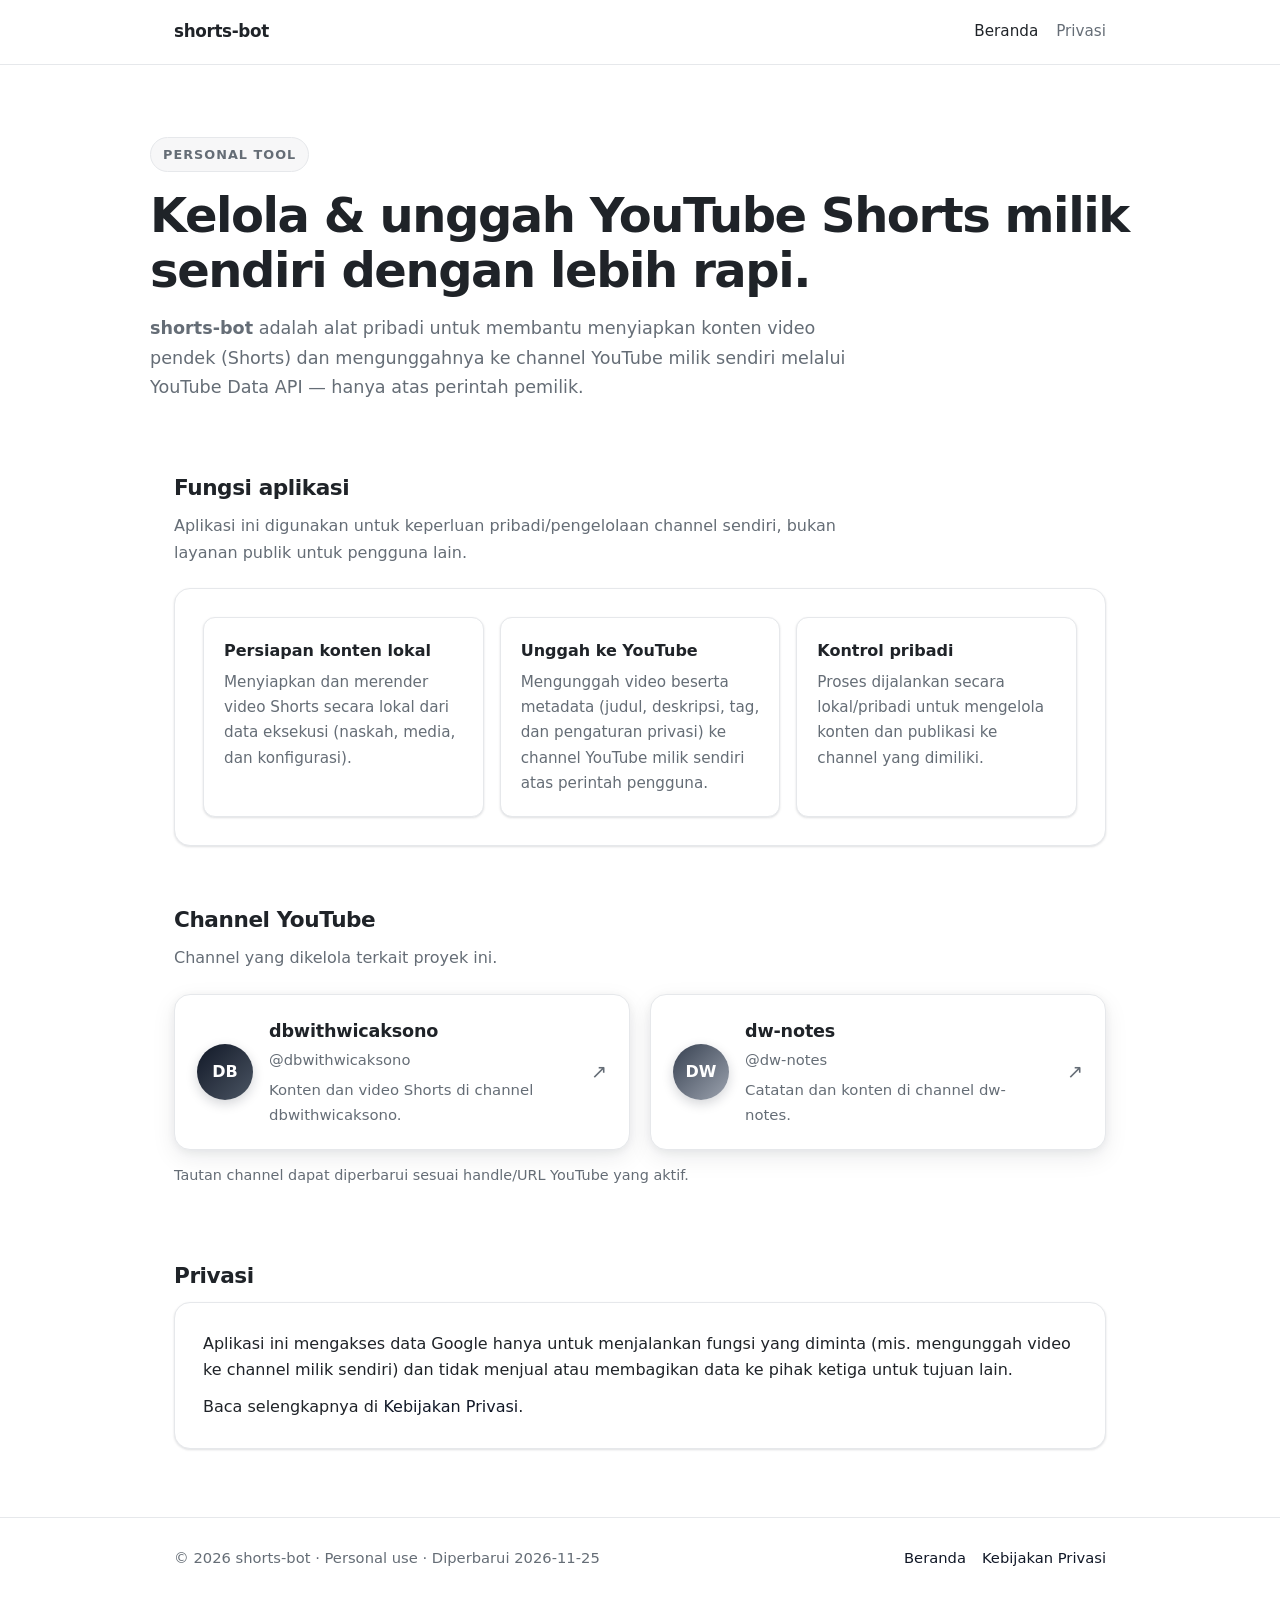
<file: docs/index.html>
<!doctype html>
<html lang="id">
<head>
  <meta charset="utf-8">
  <meta name="viewport" content="width=device-width, initial-scale=1">
  <title>shorts-bot — Personal YouTube Shorts Tool</title>
  <meta name="description" content="Alat pribadi untuk menyiapkan dan mengunggah YouTube Shorts ke channel milik sendiri.">
  <link rel="stylesheet" href="styles.css">
</head>
<body>
  <header class="site-header">
    <div class="wrap header-inner">
      <a class="brand" href="index.html">shorts-bot</a>
      <nav class="nav" aria-label="Utama">
        <a class="active" href="index.html">Beranda</a>
        <a href="privacy-policy.html">Privasi</a>
      </nav>
    </div>
  </header>

  <main>
    <div class="wrap hero">
      <span class="eyebrow">Personal Tool</span>
      <h1>Kelola & unggah YouTube Shorts milik sendiri dengan lebih rapi.</h1>
      <p class="lead"><strong>shorts-bot</strong> adalah alat pribadi untuk membantu menyiapkan konten video pendek (Shorts) dan mengunggahnya ke channel YouTube milik sendiri melalui YouTube Data API — hanya atas perintah pemilik.</p>
    </div>

    <div class="wrap">
      <section aria-labelledby="fungsi">
        <h2 id="fungsi" class="section-title">Fungsi aplikasi</h2>
        <p class="section-desc">Aplikasi ini digunakan untuk keperluan pribadi/pengelolaan channel sendiri, bukan layanan publik untuk pengguna lain.</p>
        <div class="panel">
          <div class="feature-grid">
            <div class="feature">
              <h3>Persiapan konten lokal</h3>
              <p>Menyiapkan dan merender video Shorts secara lokal dari data eksekusi (naskah, media, dan konfigurasi).</p>
            </div>
            <div class="feature">
              <h3>Unggah ke YouTube</h3>
              <p>Mengunggah video beserta metadata (judul, deskripsi, tag, dan pengaturan privasi) ke channel YouTube milik sendiri atas perintah pengguna.</p>
            </div>
            <div class="feature">
              <h3>Kontrol pribadi</h3>
              <p>Proses dijalankan secara lokal/pribadi untuk mengelola konten dan publikasi ke channel yang dimiliki.</p>
            </div>
          </div>
        </div>
      </section>

      <section aria-labelledby="channels">
        <h2 id="channels" class="section-title">Channel YouTube</h2>
        <p class="section-desc">Channel yang dikelola terkait proyek ini.</p>
        <div class="channel-grid">
          <a class="channel-card" href="https://www.youtube.com/@dbwithwicaksono" target="_blank" rel="noopener noreferrer">
            <span class="avatar a" aria-hidden="true">DB</span>
            <div class="channel-meta">
              <p class="channel-name">dbwithwicaksono</p>
              <p class="channel-handle">@dbwithwicaksono</p>
              <p class="channel-desc">Konten dan video Shorts di channel dbwithwicaksono.</p>
            </div>
            <span class="channel-cta" aria-hidden="true">↗</span>
          </a>

          <a class="channel-card" href="https://www.youtube.com/@dw-notes" target="_blank" rel="noopener noreferrer">
            <span class="avatar b" aria-hidden="true">DW</span>
            <div class="channel-meta">
              <p class="channel-name">dw-notes</p>
              <p class="channel-handle">@dw-notes</p>
              <p class="channel-desc">Catatan dan konten di channel dw-notes.</p>
            </div>
            <span class="channel-cta" aria-hidden="true">↗</span>
          </a>
        </div>
        <p class="note">Tautan channel dapat diperbarui sesuai handle/URL YouTube yang aktif.</p>
      </section>

      <section aria-labelledby="privasi">
        <h2 id="privasi" class="section-title">Privasi</h2>
        <div class="panel">
          <p style="margin:0 0 10px;">Aplikasi ini mengakses data Google hanya untuk menjalankan fungsi yang diminta (mis. mengunggah video ke channel milik sendiri) dan tidak menjual atau membagikan data ke pihak ketiga untuk tujuan lain.</p>
          <p style="margin:0;">Baca selengkapnya di <a href="privacy-policy.html">Kebijakan Privasi</a>.</p>
        </div>
      </section>
    </div>
  </main>

  <footer class="site-footer">
    <div class="wrap footer-inner">
      <div>© 2026 shorts-bot · Personal use · Diperbarui 2026-11-25</div>
      <div class="footer-links">
        <a href="index.html">Beranda</a>
        <a href="privacy-policy.html">Kebijakan Privasi</a>
      </div>
    </div>
  </footer>
</body>
</html>
</file>
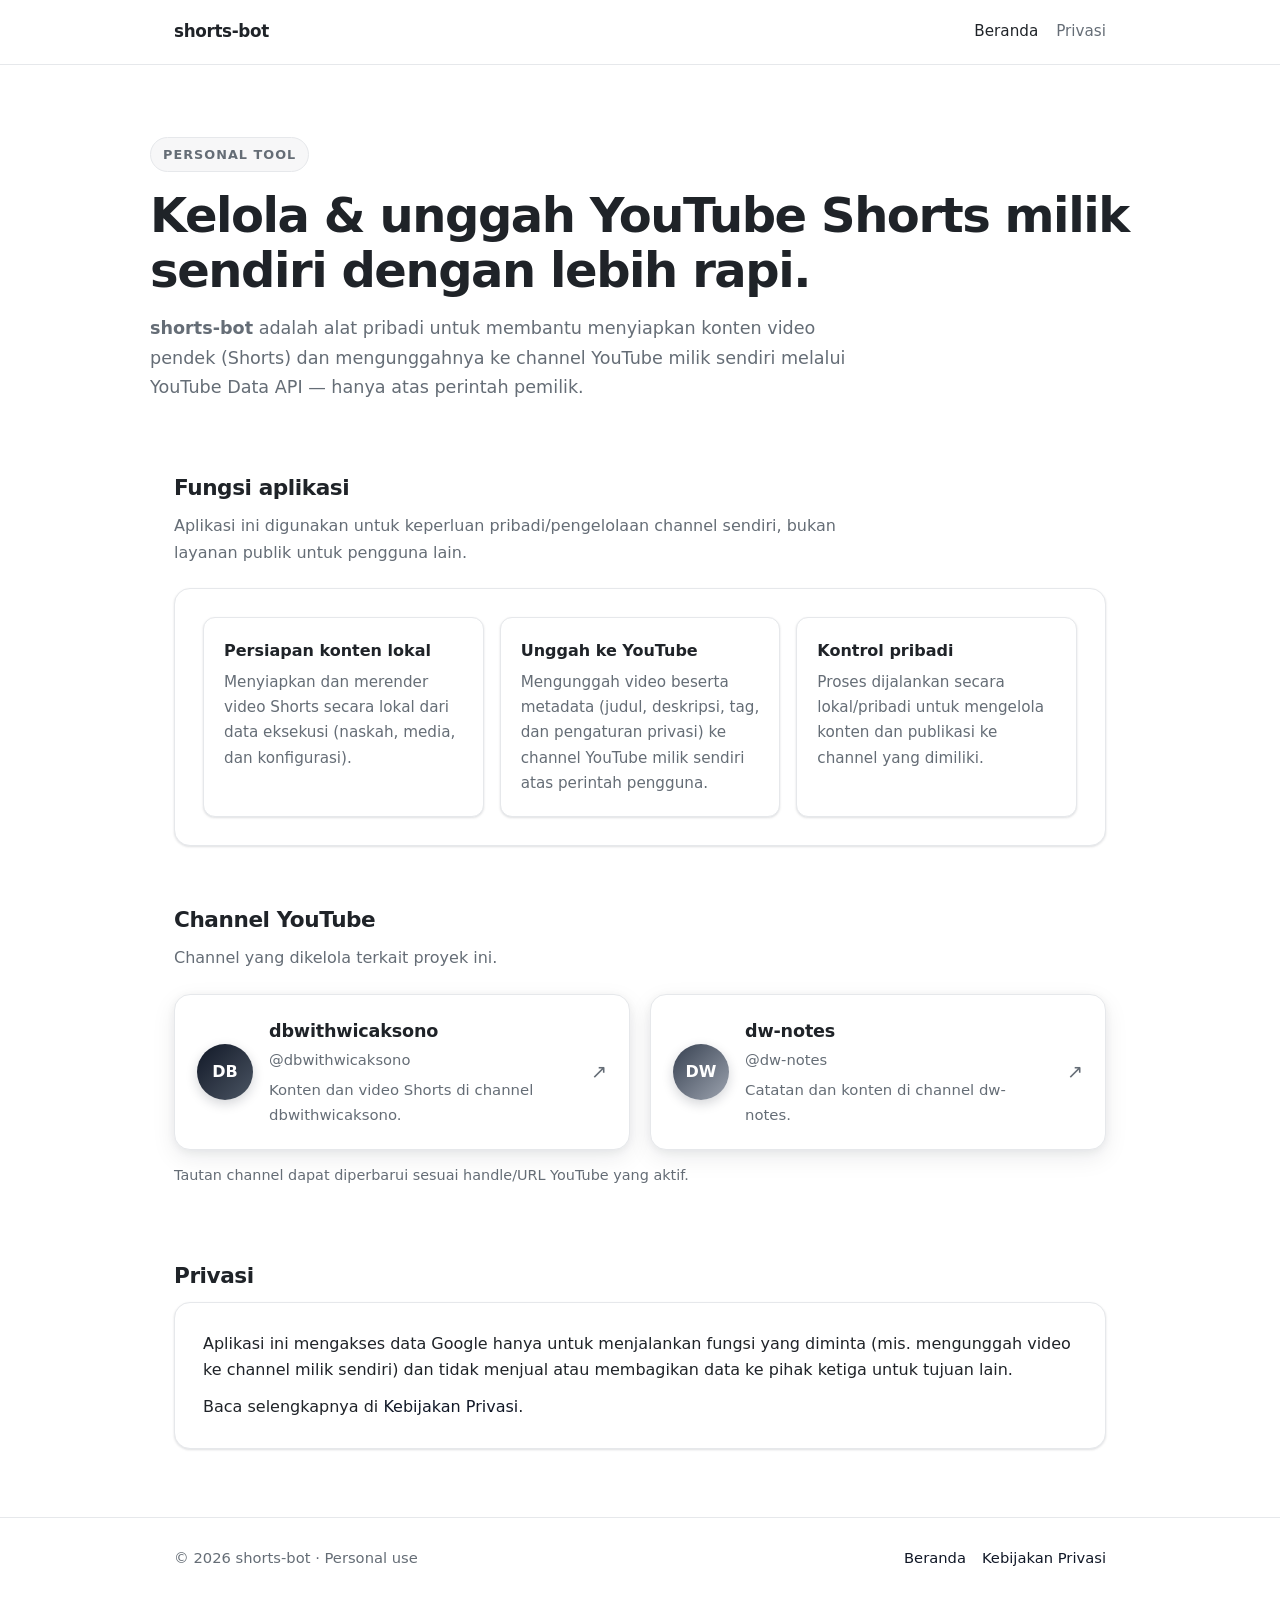
<file: homepage/index.html>
<!doctype html>
<html lang="id">
<head>
  <meta charset="utf-8">
  <meta name="viewport" content="width=device-width, initial-scale=1">
  <title>shorts-bot — Personal YouTube Shorts Tool</title>
  <meta name="description" content="Alat pribadi untuk menyiapkan dan mengunggah YouTube Shorts ke channel milik sendiri.">
  <link rel="stylesheet" href="styles.css">
</head>
<body>
  <header class="site-header">
    <div class="wrap header-inner">
      <a class="brand" href="index.html">shorts-bot</a>
      <nav class="nav" aria-label="Utama">
        <a class="active" href="index.html">Beranda</a>
        <a href="privacy-policy.html">Privasi</a>
      </nav>
    </div>
  </header>

  <main>
    <div class="wrap hero">
      <span class="eyebrow">Personal Tool</span>
      <h1>Kelola & unggah YouTube Shorts milik sendiri dengan lebih rapi.</h1>
      <p class="lead"><strong>shorts-bot</strong> adalah alat pribadi untuk membantu menyiapkan konten video pendek (Shorts) dan mengunggahnya ke channel YouTube milik sendiri melalui YouTube Data API — hanya atas perintah pemilik.</p>
    </div>

    <div class="wrap">
      <section aria-labelledby="fungsi">
        <h2 id="fungsi" class="section-title">Fungsi aplikasi</h2>
        <p class="section-desc">Aplikasi ini digunakan untuk keperluan pribadi/pengelolaan channel sendiri, bukan layanan publik untuk pengguna lain.</p>
        <div class="panel">
          <div class="feature-grid">
            <div class="feature">
              <h3>Persiapan konten lokal</h3>
              <p>Menyiapkan dan merender video Shorts secara lokal dari data eksekusi (naskah, media, dan konfigurasi).</p>
            </div>
            <div class="feature">
              <h3>Unggah ke YouTube</h3>
              <p>Mengunggah video beserta metadata (judul, deskripsi, tag, dan pengaturan privasi) ke channel YouTube milik sendiri atas perintah pengguna.</p>
            </div>
            <div class="feature">
              <h3>Kontrol pribadi</h3>
              <p>Proses dijalankan secara lokal/pribadi untuk mengelola konten dan publikasi ke channel yang dimiliki.</p>
            </div>
          </div>
        </div>
      </section>

      <section aria-labelledby="channels">
        <h2 id="channels" class="section-title">Channel YouTube</h2>
        <p class="section-desc">Channel yang dikelola terkait proyek ini.</p>
        <div class="channel-grid">
          <a class="channel-card" href="https://www.youtube.com/@dbwithwicaksono" target="_blank" rel="noopener noreferrer">
            <span class="avatar a" aria-hidden="true">DB</span>
            <div class="channel-meta">
              <p class="channel-name">dbwithwicaksono</p>
              <p class="channel-handle">@dbwithwicaksono</p>
              <p class="channel-desc">Konten dan video Shorts di channel dbwithwicaksono.</p>
            </div>
            <span class="channel-cta" aria-hidden="true">↗</span>
          </a>

          <a class="channel-card" href="https://www.youtube.com/@dw-notes" target="_blank" rel="noopener noreferrer">
            <span class="avatar b" aria-hidden="true">DW</span>
            <div class="channel-meta">
              <p class="channel-name">dw-notes</p>
              <p class="channel-handle">@dw-notes</p>
              <p class="channel-desc">Catatan dan konten di channel dw-notes.</p>
            </div>
            <span class="channel-cta" aria-hidden="true">↗</span>
          </a>
        </div>
        <p class="note">Tautan channel dapat diperbarui sesuai handle/URL YouTube yang aktif.</p>
      </section>

      <section aria-labelledby="privasi">
        <h2 id="privasi" class="section-title">Privasi</h2>
        <div class="panel">
          <p style="margin:0 0 10px;">Aplikasi ini mengakses data Google hanya untuk menjalankan fungsi yang diminta (mis. mengunggah video ke channel milik sendiri) dan tidak menjual atau membagikan data ke pihak ketiga untuk tujuan lain.</p>
          <p style="margin:0;">Baca selengkapnya di <a href="privacy-policy.html">Kebijakan Privasi</a>.</p>
        </div>
      </section>
    </div>
  </main>

  <footer class="site-footer">
    <div class="wrap footer-inner">
      <div>© 2026 shorts-bot · Personal use</div>
      <div class="footer-links">
        <a href="index.html">Beranda</a>
        <a href="privacy-policy.html">Kebijakan Privasi</a>
      </div>
    </div>
  </footer>
</body>
</html>
</file>
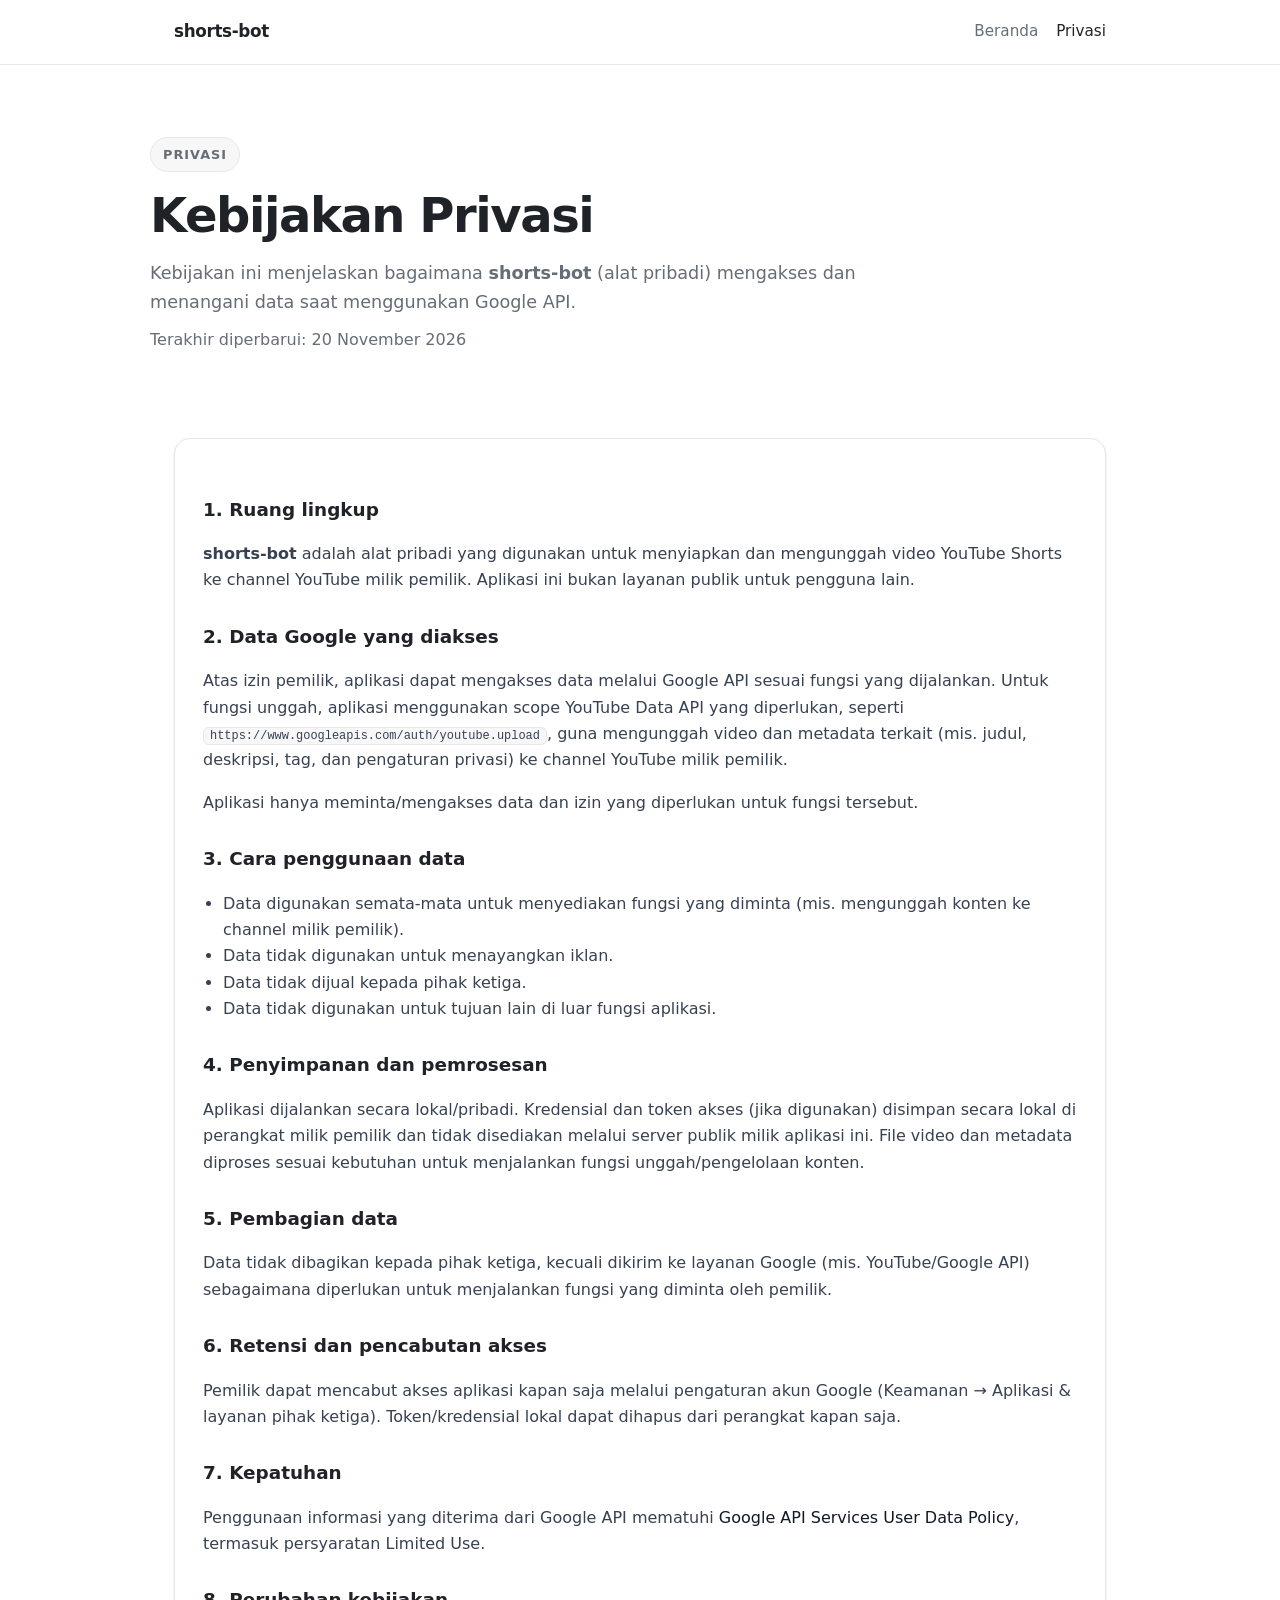
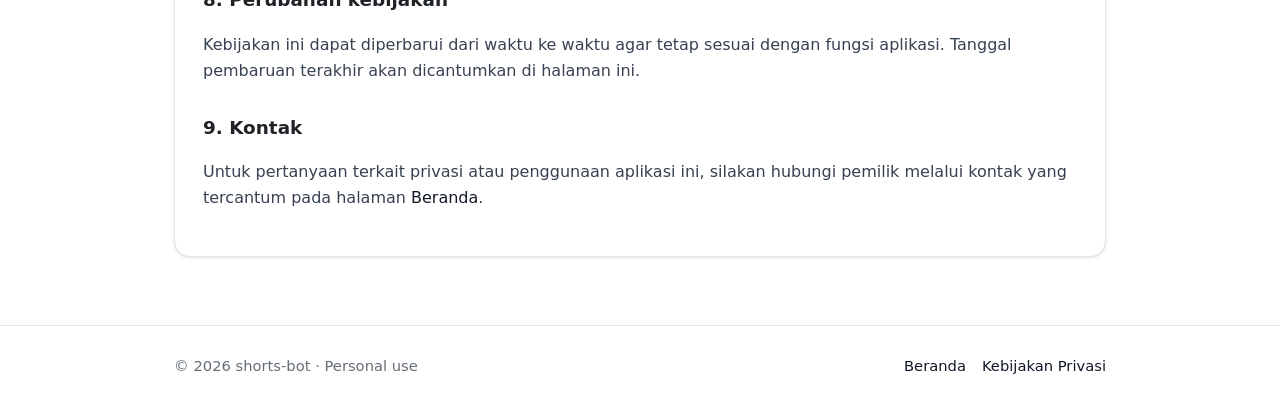
<file: docs/privacy-policy.html>
<!doctype html>
<html lang="id">
<head>
  <meta charset="utf-8">
  <meta name="viewport" content="width=device-width, initial-scale=1">
  <title>Kebijakan Privasi — shorts-bot</title>
  <meta name="description" content="Kebijakan privasi shorts-bot terkait penggunaan Google API.">
  <link rel="stylesheet" href="styles.css">
</head>
<body>
  <header class="site-header">
    <div class="wrap header-inner">
      <a class="brand" href="index.html">shorts-bot</a>
      <nav class="nav" aria-label="Utama">
        <a href="index.html">Beranda</a>
        <a class="active" href="privacy-policy.html">Privasi</a>
      </nav>
    </div>
  </header>

  <main>
    <div class="wrap hero">
      <span class="eyebrow">Privasi</span>
      <h1>Kebijakan Privasi</h1>
      <p class="lead">Kebijakan ini menjelaskan bagaimana <strong>shorts-bot</strong> (alat pribadi) mengakses dan menangani data saat menggunakan Google API.</p>
      <p class="muted" style="margin-top:10px;">Terakhir diperbarui: 20 November 2026</p>
    </div>

    <div class="wrap">
      <section>
        <div class="panel prose">
          <h2>1. Ruang lingkup</h2>
          <p><strong>shorts-bot</strong> adalah alat pribadi yang digunakan untuk menyiapkan dan mengunggah video YouTube Shorts ke channel YouTube milik pemilik. Aplikasi ini bukan layanan publik untuk pengguna lain.</p>

          <h2>2. Data Google yang diakses</h2>
          <p>Atas izin pemilik, aplikasi dapat mengakses data melalui Google API sesuai fungsi yang dijalankan. Untuk fungsi unggah, aplikasi menggunakan scope YouTube Data API yang diperlukan, seperti <code>https://www.googleapis.com/auth/youtube.upload</code>, guna mengunggah video dan metadata terkait (mis. judul, deskripsi, tag, dan pengaturan privasi) ke channel YouTube milik pemilik.</p>
          <p>Aplikasi hanya meminta/mengakses data dan izin yang diperlukan untuk fungsi tersebut.</p>

          <h2>3. Cara penggunaan data</h2>
          <ul>
            <li>Data digunakan semata-mata untuk menyediakan fungsi yang diminta (mis. mengunggah konten ke channel milik pemilik).</li>
            <li>Data tidak digunakan untuk menayangkan iklan.</li>
            <li>Data tidak dijual kepada pihak ketiga.</li>
            <li>Data tidak digunakan untuk tujuan lain di luar fungsi aplikasi.</li>
          </ul>

          <h2>4. Penyimpanan dan pemrosesan</h2>
          <p>Aplikasi dijalankan secara lokal/pribadi. Kredensial dan token akses (jika digunakan) disimpan secara lokal di perangkat milik pemilik dan tidak disediakan melalui server publik milik aplikasi ini. File video dan metadata diproses sesuai kebutuhan untuk menjalankan fungsi unggah/pengelolaan konten.</p>

          <h2>5. Pembagian data</h2>
          <p>Data tidak dibagikan kepada pihak ketiga, kecuali dikirim ke layanan Google (mis. YouTube/Google API) sebagaimana diperlukan untuk menjalankan fungsi yang diminta oleh pemilik.</p>

          <h2>6. Retensi dan pencabutan akses</h2>
          <p>Pemilik dapat mencabut akses aplikasi kapan saja melalui pengaturan akun Google (Keamanan → Aplikasi &amp; layanan pihak ketiga). Token/kredensial lokal dapat dihapus dari perangkat kapan saja.</p>

          <h2>7. Kepatuhan</h2>
          <p>Penggunaan informasi yang diterima dari Google API mematuhi <a href="https://developers.google.com/terms/api-services-user-data-policy" target="_blank" rel="noopener noreferrer">Google API Services User Data Policy</a>, termasuk persyaratan Limited Use.</p>

          <h2>8. Perubahan kebijakan</h2>
          <p>Kebijakan ini dapat diperbarui dari waktu ke waktu agar tetap sesuai dengan fungsi aplikasi. Tanggal pembaruan terakhir akan dicantumkan di halaman ini.</p>

          <h2>9. Kontak</h2>
          <p>Untuk pertanyaan terkait privasi atau penggunaan aplikasi ini, silakan hubungi pemilik melalui kontak yang tercantum pada halaman <a href="index.html">Beranda</a>.</p>
        </div>
      </section>
    </div>
  </main>

  <footer class="site-footer">
    <div class="wrap footer-inner">
      <div>© 2026 shorts-bot · Personal use</div>
      <div class="footer-links">
        <a href="index.html">Beranda</a>
        <a href="privacy-policy.html">Kebijakan Privasi</a>
      </div>
    </div>
  </footer>
</body>
</html>
</file>
<file: docs/styles.css>
:root {
  --bg: #ffffff;
  --bg-soft: #f7f7f8;
  --surface: #ffffff;
  --text: #1f2328;
  --muted: #656d76;
  --border: #e6e8eb;
  --accent: #111827;
  --accent-soft: #eef2ff;
  --shadow-sm: 0 1px 2px rgba(16, 24, 40, 0.06), 0 1px 3px rgba(16, 24, 40, 0.08);
  --shadow-md: 0 8px 24px rgba(16, 24, 40, 0.08), 0 2px 8px rgba(16, 24, 40, 0.06);
  --shadow-lg: 0 16px 40px rgba(16, 24, 40, 0.12), 0 4px 12px rgba(16, 24, 40, 0.08);
  --radius: 16px;
  --radius-sm: 12px;
  --max: 980px;
}

* { box-sizing: border-box; }
html { scroll-behavior: smooth; }
body {
  margin: 0;
  font-family: ui-sans-serif, system-ui, -apple-system, "Segoe UI", Roboto, "Helvetica Neue", Arial, "Noto Sans", "Liberation Sans", sans-serif;
  color: var(--text);
  background: var(--bg);
  line-height: 1.65;
  -webkit-font-smoothing: antialiased;
}

a { color: var(--accent); text-decoration: none; }
a:hover { text-decoration: underline; }

.wrap {
  max-width: var(--max);
  margin: 0 auto;
  padding: 0 24px;
}

.site-header {
  position: sticky;
  top: 0;
  z-index: 10;
  background: rgba(255, 255, 255, 0.85);
  backdrop-filter: blur(10px);
  border-bottom: 1px solid var(--border);
}
.header-inner {
  display: flex;
  align-items: center;
  justify-content: space-between;
  height: 64px;
}
.brand {
  font-weight: 700;
  letter-spacing: -0.02em;
  font-size: 1.05rem;
  color: var(--text);
}
.brand:hover { text-decoration: none; }
.nav { display: flex; gap: 18px; font-size: 0.95rem; }
.nav a { color: var(--muted); font-weight: 500; }
.nav a:hover, .nav a.active { color: var(--text); text-decoration: none; }

.hero {
  padding: 72px 0 40px;
}
.eyebrow {
  display: inline-block;
  font-size: 0.8rem;
  font-weight: 600;
  letter-spacing: 0.08em;
  text-transform: uppercase;
  color: var(--muted);
  background: var(--bg-soft);
  border: 1px solid var(--border);
  padding: 6px 12px;
  border-radius: 999px;
  margin-bottom: 16px;
}
h1 {
  font-size: clamp(2rem, 4vw, 3rem);
  line-height: 1.15;
  margin: 0 0 16px;
  letter-spacing: -0.03em;
}
.lead {
  font-size: 1.1rem;
  color: var(--muted);
  max-width: 720px;
  margin: 0;
}

section { padding: 28px 0; }
.section-title {
  font-size: 1.35rem;
  margin: 0 0 8px;
  letter-spacing: -0.02em;
}
.section-desc {
  color: var(--muted);
  margin: 0 0 22px;
  max-width: 720px;
}

.panel {
  background: var(--surface);
  border: 1px solid var(--border);
  border-radius: var(--radius);
  padding: 28px;
  box-shadow: var(--shadow-sm);
}
.panel + .panel { margin-top: 16px; }

.feature-grid {
  display: grid;
  grid-template-columns: repeat(auto-fit, minmax(240px, 1fr));
  gap: 16px;
}
.feature {
  background: var(--bg);
  border: 1px solid var(--border);
  border-radius: var(--radius-sm);
  padding: 20px;
  box-shadow: var(--shadow-sm);
}
.feature h3 { margin: 0 0 6px; font-size: 1rem; }
.feature p { margin: 0; color: var(--muted); font-size: 0.95rem; }

.channel-grid {
  display: grid;
  grid-template-columns: repeat(auto-fit, minmax(280px, 1fr));
  gap: 20px;
}
.channel-card {
  display: flex;
  align-items: center;
  gap: 16px;
  background: var(--surface);
  border: 1px solid var(--border);
  border-radius: var(--radius);
  padding: 22px;
  box-shadow: var(--shadow-md);
  transition: transform 0.18s ease, box-shadow 0.18s ease, border-color 0.18s ease;
  color: inherit;
}
.channel-card:hover {
  transform: translateY(-3px);
  box-shadow: var(--shadow-lg);
  border-color: #d9dde3;
  text-decoration: none;
}
.avatar {
  width: 56px;
  height: 56px;
  border-radius: 50%;
  display: inline-flex;
  align-items: center;
  justify-content: center;
  font-weight: 700;
  color: #fff;
  flex: 0 0 56px;
  box-shadow: 0 4px 12px rgba(17, 24, 39, 0.18);
}
.avatar.a { background: linear-gradient(135deg, #111827, #4b5563); }
.avatar.b { background: linear-gradient(135deg, #374151, #9ca3af); }
.channel-meta { min-width: 0; }
.channel-name { margin: 0; font-size: 1.1rem; font-weight: 700; letter-spacing: -0.01em; }
.channel-handle { margin: 2px 0 6px; color: var(--muted); font-size: 0.92rem; }
.channel-desc { margin: 0; color: var(--muted); font-size: 0.93rem; }
.channel-cta {
  margin-left: auto;
  color: var(--muted);
  font-size: 1.2rem;
  flex: 0 0 auto;
}

.note {
  margin-top: 14px;
  font-size: 0.9rem;
  color: var(--muted);
}

.site-footer {
  margin-top: 40px;
  padding: 28px 0 40px;
  border-top: 1px solid var(--border);
  color: var(--muted);
  font-size: 0.92rem;
}
.footer-inner {
  display: flex;
  flex-wrap: wrap;
  gap: 12px 20px;
  align-items: center;
  justify-content: space-between;
}
.footer-links { display: flex; gap: 16px; }

/* Policy pages */
.prose h2 { margin-top: 28px; margin-bottom: 8px; font-size: 1.15rem; }
.prose p, .prose li { color: #374151; }
.prose ul { padding-left: 20px; }
.prose code {
  background: var(--bg-soft);
  border: 1px solid var(--border);
  padding: 1px 6px;
  border-radius: 6px;
  font-size: 0.92em;
}
.muted { color: var(--muted); }

@media (max-width: 640px) {
  .header-inner { height: auto; padding: 12px 0; flex-direction: column; align-items: flex-start; gap: 8px; }
  .hero { padding-top: 44px; }
  .panel { padding: 20px; }
  .channel-card { align-items: flex-start; }
  .channel-cta { display: none; }
}
</file>
<file: homepage/styles.css>
:root {
  --bg: #ffffff;
  --bg-soft: #f7f7f8;
  --surface: #ffffff;
  --text: #1f2328;
  --muted: #656d76;
  --border: #e6e8eb;
  --accent: #111827;
  --accent-soft: #eef2ff;
  --shadow-sm: 0 1px 2px rgba(16, 24, 40, 0.06), 0 1px 3px rgba(16, 24, 40, 0.08);
  --shadow-md: 0 8px 24px rgba(16, 24, 40, 0.08), 0 2px 8px rgba(16, 24, 40, 0.06);
  --shadow-lg: 0 16px 40px rgba(16, 24, 40, 0.12), 0 4px 12px rgba(16, 24, 40, 0.08);
  --radius: 16px;
  --radius-sm: 12px;
  --max: 980px;
}

* { box-sizing: border-box; }
html { scroll-behavior: smooth; }
body {
  margin: 0;
  font-family: ui-sans-serif, system-ui, -apple-system, "Segoe UI", Roboto, "Helvetica Neue", Arial, "Noto Sans", "Liberation Sans", sans-serif;
  color: var(--text);
  background: var(--bg);
  line-height: 1.65;
  -webkit-font-smoothing: antialiased;
}

a { color: var(--accent); text-decoration: none; }
a:hover { text-decoration: underline; }

.wrap {
  max-width: var(--max);
  margin: 0 auto;
  padding: 0 24px;
}

.site-header {
  position: sticky;
  top: 0;
  z-index: 10;
  background: rgba(255, 255, 255, 0.85);
  backdrop-filter: blur(10px);
  border-bottom: 1px solid var(--border);
}
.header-inner {
  display: flex;
  align-items: center;
  justify-content: space-between;
  height: 64px;
}
.brand {
  font-weight: 700;
  letter-spacing: -0.02em;
  font-size: 1.05rem;
  color: var(--text);
}
.brand:hover { text-decoration: none; }
.nav { display: flex; gap: 18px; font-size: 0.95rem; }
.nav a { color: var(--muted); font-weight: 500; }
.nav a:hover, .nav a.active { color: var(--text); text-decoration: none; }

.hero {
  padding: 72px 0 40px;
}
.eyebrow {
  display: inline-block;
  font-size: 0.8rem;
  font-weight: 600;
  letter-spacing: 0.08em;
  text-transform: uppercase;
  color: var(--muted);
  background: var(--bg-soft);
  border: 1px solid var(--border);
  padding: 6px 12px;
  border-radius: 999px;
  margin-bottom: 16px;
}
h1 {
  font-size: clamp(2rem, 4vw, 3rem);
  line-height: 1.15;
  margin: 0 0 16px;
  letter-spacing: -0.03em;
}
.lead {
  font-size: 1.1rem;
  color: var(--muted);
  max-width: 720px;
  margin: 0;
}

section { padding: 28px 0; }
.section-title {
  font-size: 1.35rem;
  margin: 0 0 8px;
  letter-spacing: -0.02em;
}
.section-desc {
  color: var(--muted);
  margin: 0 0 22px;
  max-width: 720px;
}

.panel {
  background: var(--surface);
  border: 1px solid var(--border);
  border-radius: var(--radius);
  padding: 28px;
  box-shadow: var(--shadow-sm);
}
.panel + .panel { margin-top: 16px; }

.feature-grid {
  display: grid;
  grid-template-columns: repeat(auto-fit, minmax(240px, 1fr));
  gap: 16px;
}
.feature {
  background: var(--bg);
  border: 1px solid var(--border);
  border-radius: var(--radius-sm);
  padding: 20px;
  box-shadow: var(--shadow-sm);
}
.feature h3 { margin: 0 0 6px; font-size: 1rem; }
.feature p { margin: 0; color: var(--muted); font-size: 0.95rem; }

.channel-grid {
  display: grid;
  grid-template-columns: repeat(auto-fit, minmax(280px, 1fr));
  gap: 20px;
}
.channel-card {
  display: flex;
  align-items: center;
  gap: 16px;
  background: var(--surface);
  border: 1px solid var(--border);
  border-radius: var(--radius);
  padding: 22px;
  box-shadow: var(--shadow-md);
  transition: transform 0.18s ease, box-shadow 0.18s ease, border-color 0.18s ease;
  color: inherit;
}
.channel-card:hover {
  transform: translateY(-3px);
  box-shadow: var(--shadow-lg);
  border-color: #d9dde3;
  text-decoration: none;
}
.avatar {
  width: 56px;
  height: 56px;
  border-radius: 50%;
  display: inline-flex;
  align-items: center;
  justify-content: center;
  font-weight: 700;
  color: #fff;
  flex: 0 0 56px;
  box-shadow: 0 4px 12px rgba(17, 24, 39, 0.18);
}
.avatar.a { background: linear-gradient(135deg, #111827, #4b5563); }
.avatar.b { background: linear-gradient(135deg, #374151, #9ca3af); }
.channel-meta { min-width: 0; }
.channel-name { margin: 0; font-size: 1.1rem; font-weight: 700; letter-spacing: -0.01em; }
.channel-handle { margin: 2px 0 6px; color: var(--muted); font-size: 0.92rem; }
.channel-desc { margin: 0; color: var(--muted); font-size: 0.93rem; }
.channel-cta {
  margin-left: auto;
  color: var(--muted);
  font-size: 1.2rem;
  flex: 0 0 auto;
}

.note {
  margin-top: 14px;
  font-size: 0.9rem;
  color: var(--muted);
}

.site-footer {
  margin-top: 40px;
  padding: 28px 0 40px;
  border-top: 1px solid var(--border);
  color: var(--muted);
  font-size: 0.92rem;
}
.footer-inner {
  display: flex;
  flex-wrap: wrap;
  gap: 12px 20px;
  align-items: center;
  justify-content: space-between;
}
.footer-links { display: flex; gap: 16px; }

/* Policy pages */
.prose h2 { margin-top: 28px; margin-bottom: 8px; font-size: 1.15rem; }
.prose p, .prose li { color: #374151; }
.prose ul { padding-left: 20px; }
.prose code {
  background: var(--bg-soft);
  border: 1px solid var(--border);
  padding: 1px 6px;
  border-radius: 6px;
  font-size: 0.92em;
}
.muted { color: var(--muted); }

@media (max-width: 640px) {
  .header-inner { height: auto; padding: 12px 0; flex-direction: column; align-items: flex-start; gap: 8px; }
  .hero { padding-top: 44px; }
  .panel { padding: 20px; }
  .channel-card { align-items: flex-start; }
  .channel-cta { display: none; }
}
</file>
